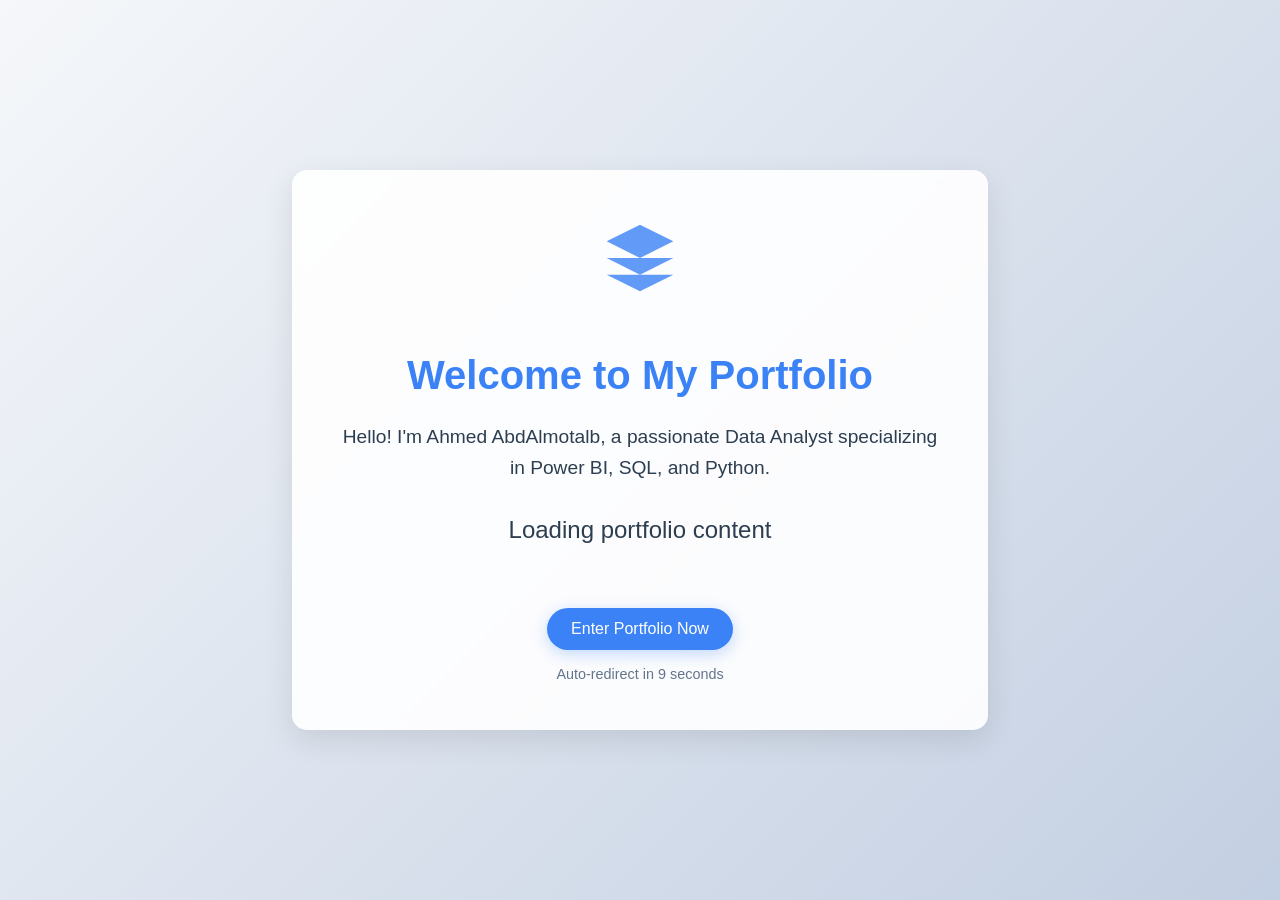
<file: index.html>
<!DOCTYPE html>
<html lang="en">
<head>
    <meta charset="UTF-8">
    <title>Welcome to Ahmed's Portfolio</title>
    <style>
        body {
            font-family: 'Poppins', sans-serif;
            background: linear-gradient(135deg, #f5f7fa 0%, #c3cfe2 100%);
            display: flex;
            justify-content: center;
            align-items: center;
            height: 100vh;
            margin: 0;
            text-align: center;
            color: #2c3e50;
        }
        
        .container {
            max-width: 600px;
            padding: 3rem;
            background-color: rgba(255, 255, 255, 0.9);
            border-radius: 15px;
            box-shadow: 0 10px 30px rgba(0,0,0,0.1);
            backdrop-filter: blur(5px);
        }
        
        h1 {
            color: #3B82F6;
            margin-bottom: 1.5rem;
            font-size: 2.5rem;
            font-weight: 600;
        }
        
        .welcome-text {
            font-size: 1.2rem;
            line-height: 1.6;
            margin-bottom: 2rem;
        }
        
        .loading-container {
            margin: 2rem 0;
        }
        
        .loading {
            display: inline-block;
            font-size: 1.5rem;
            font-weight: 500;
        }
        
        .loading:after {
            content: '';
            display: inline-block;
            animation: dots 1.8s infinite;
        }
        
        @keyframes dots {
            0%, 20% {
                content: '.';
            }
            40% {
                content: '..';
            }
            60% {
                content: '...';
            }
            80%, 100% {
                content: '';
            }
        }
        
        .countdown {
            font-size: 1rem;
            color: #64748b;
            margin-top: 1rem;
        }
        
        .redirect-link {
            display: inline-block;
            margin-top: 2rem;
            padding: 12px 24px;
            background-color: #3B82F6;
            color: white;
            text-decoration: none;
            border-radius: 50px;
            font-weight: 500;
            transition: all 0.3s ease;
            box-shadow: 0 4px 15px rgba(59, 130, 246, 0.3);
            cursor: pointer;
        }
        
        .redirect-link:hover {
            background-color: #1D4ED8;
            transform: translateY(-2px);
            box-shadow: 0 6px 20px rgba(59, 130, 246, 0.4);
        }
        
        .logo {
            width: 80px;
            height: 80px;
            margin-bottom: 1.5rem;
            opacity: 0.8;
        }
        
        .auto-redirect {
            margin-top: 1rem;
            font-size: 0.9rem;
            color: #64748b;
        }
    </style>
</head>
<body>
    <div class="container">
        <svg class="logo" xmlns="http://www.w3.org/2000/svg" viewBox="0 0 24 24" fill="#3B82F6">
            <path d="M12 2L2 7l10 5 10-5-10-5zM2 17l10 5 10-5M2 12l10 5 10-5"/>
        </svg>
        
        <h1>Welcome to My Portfolio</h1>
        
        <p class="welcome-text">
            Hello! I'm Ahmed AbdAlmotalb, a passionate Data Analyst specializing in Power BI, SQL, and Python.
        </p>
        
        <div class="loading-container">
            <div class="loading">Loading portfolio content</div>
        </div>
        
        <a href="ahmed.html" class="redirect-link">
            Enter Portfolio Now
        </a>
        
        <div class="auto-redirect">
            Auto-redirect in <span id="countdown">10</span> seconds
        </div>
    </div>

    <script>
        // Countdown for automatic redirect
        let seconds = 10;
        const countdownElement = document.getElementById('countdown');
        const timer = setInterval(() => {
            seconds--;
            countdownElement.textContent = seconds;
            
            if (seconds <= 0) {
                clearInterval(timer);
                window.location.href = "ahmed.html";
            }
        }, 1000);
    </script>
</body>
</html>
</file>
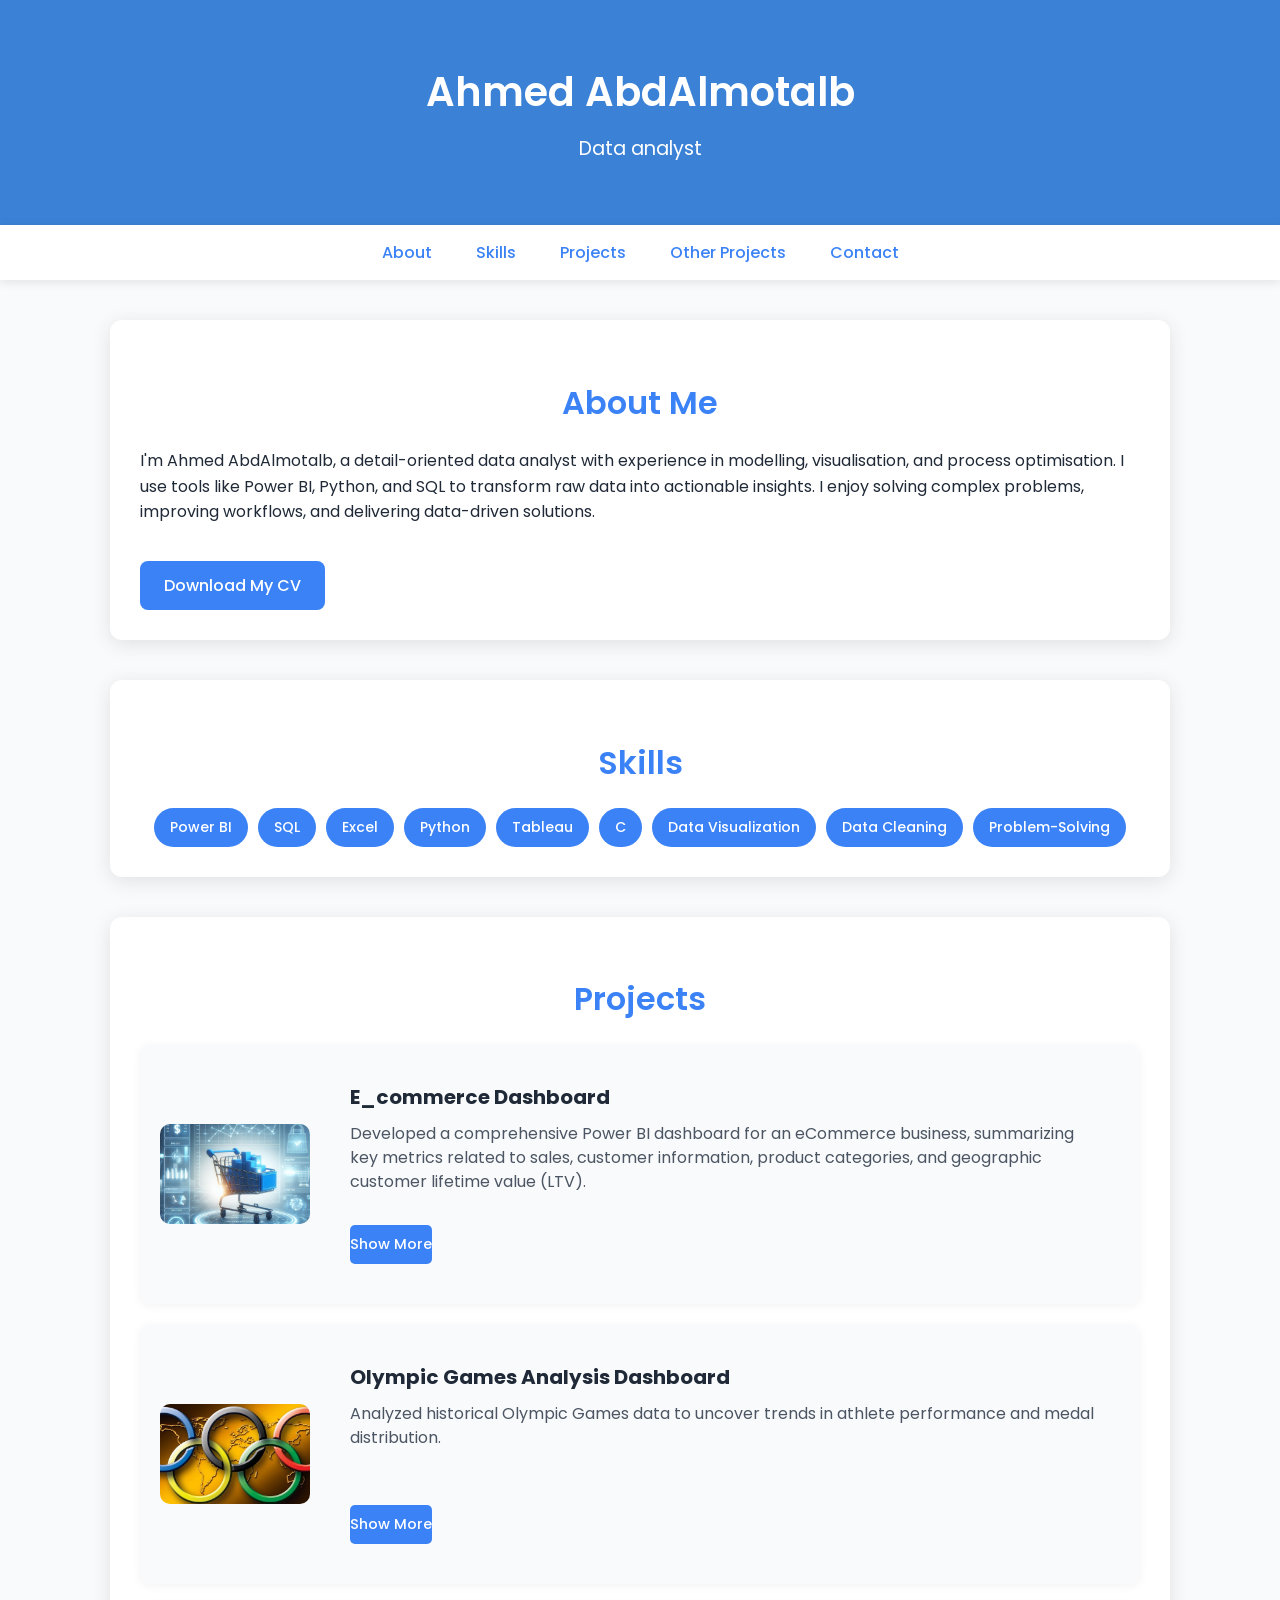
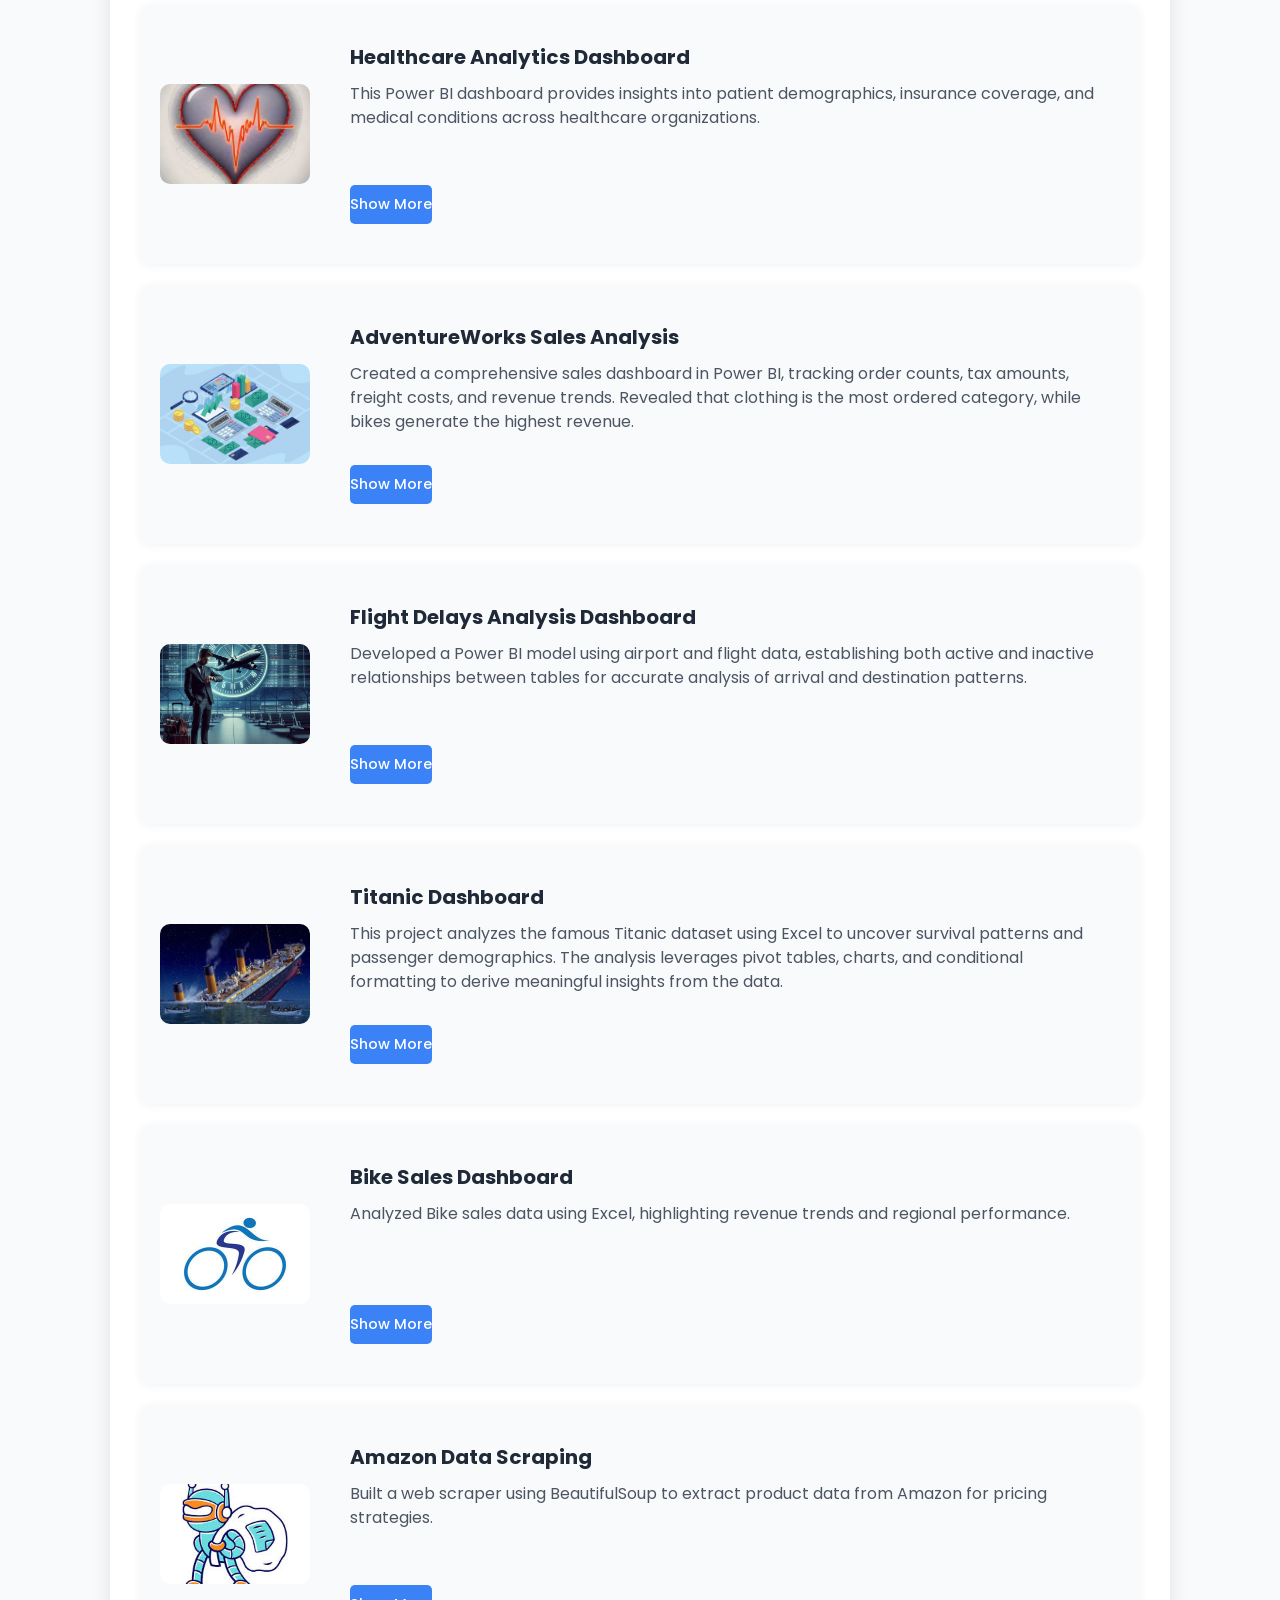
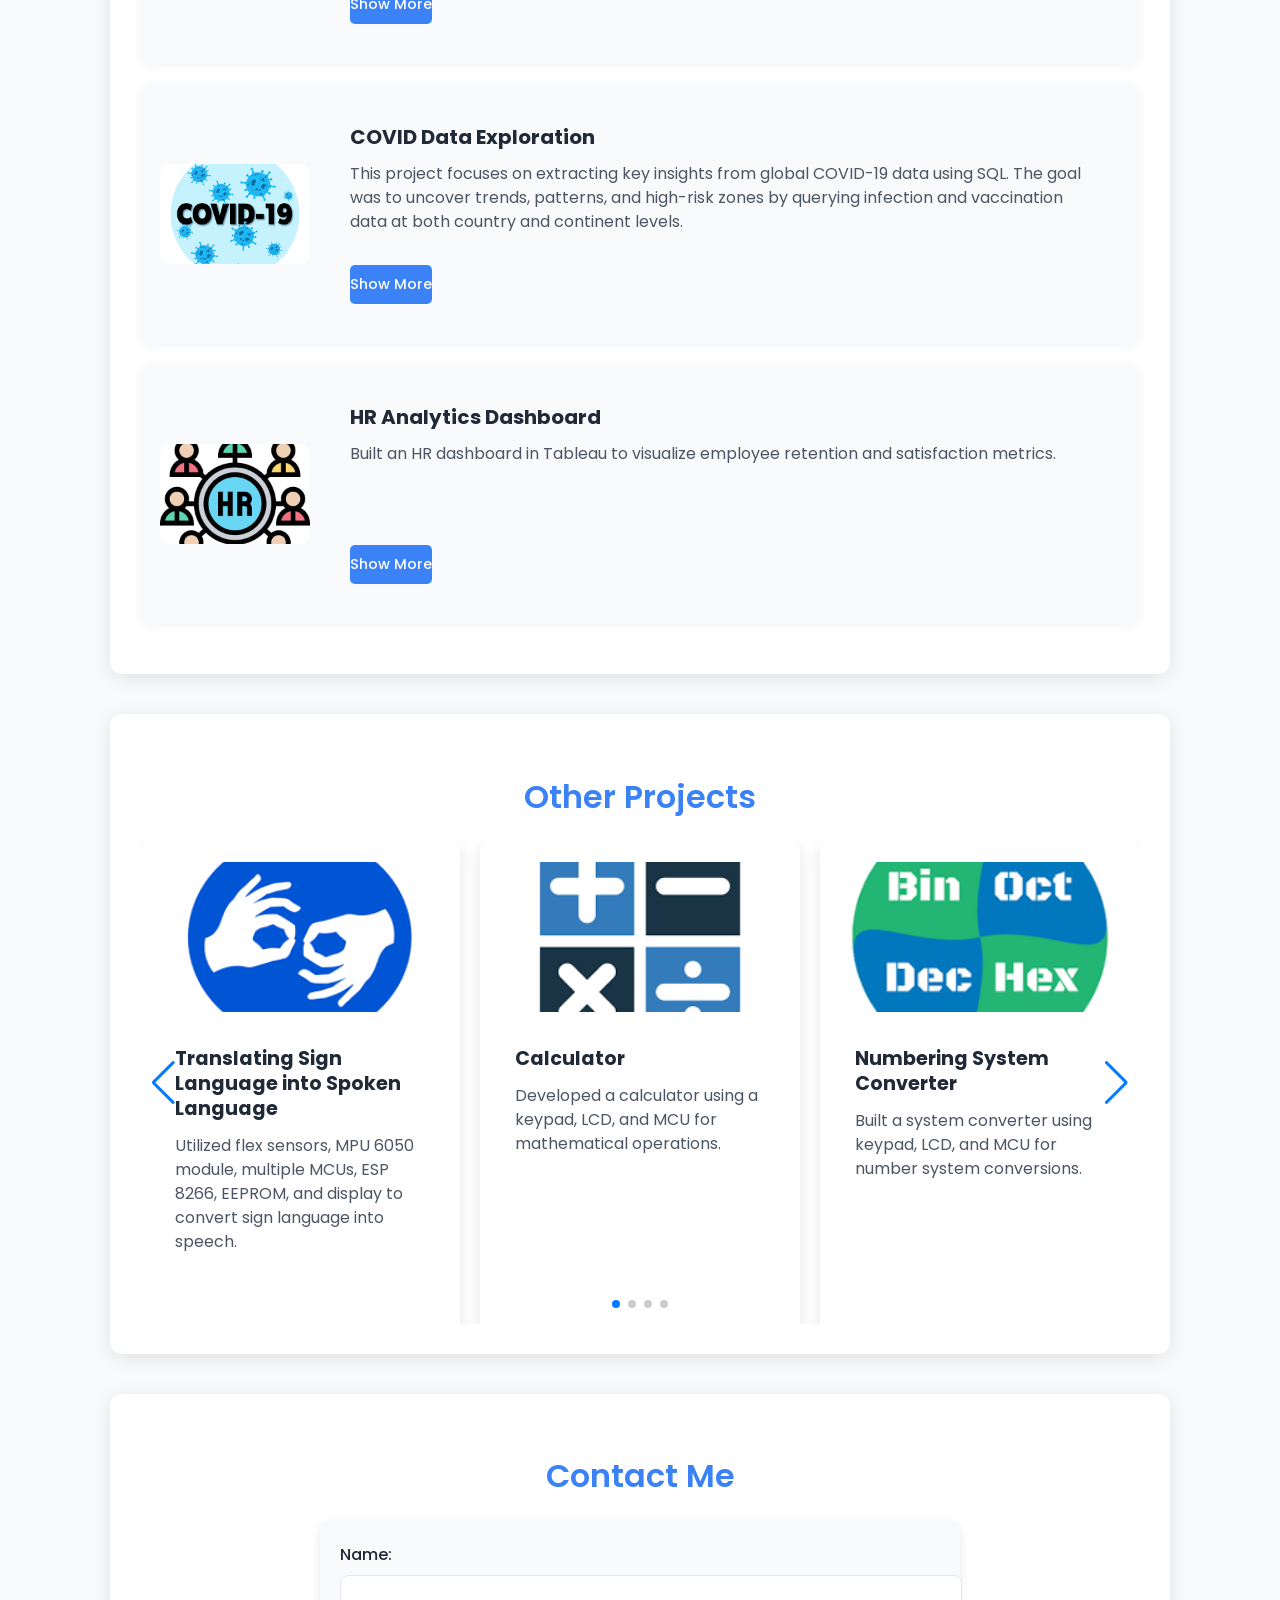
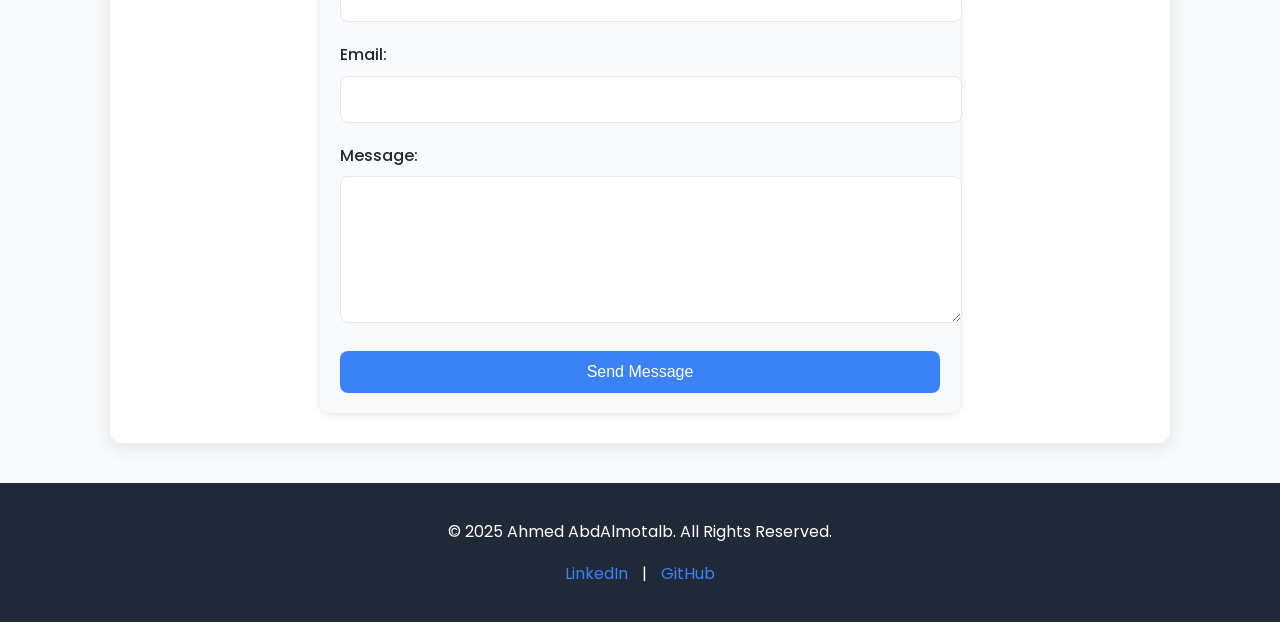
<file: ahmed.html>
<!DOCTYPE html>
<html lang="en">
<head>
    <meta charset="UTF-8">
    <meta name="viewport" content="width=device-width, initial-scale=1.0">
    <meta name="description" content="Ahmed AbdAlmotalb's Portfolio - Data Analyst | Power BI | SQL | Tableau | Python">
    <meta name="keywords" content="data analyst, portfolio, Power BI, SQL, Tableau, Python">
    <meta name="author" content="Ahmed AbdAlmotalb">
    <title>Ahmed AbdAlmotalb | Portfolio</title>
    <link rel="stylesheet" href="https://cdn.jsdelivr.net/npm/swiper@11/swiper-bundle.min.css"/>
    <link href="https://fonts.googleapis.com/css2?family=Poppins:wght@300;400;500;600;700&display=swap" rel="stylesheet">
    <link rel="stylesheet" href="stylesheet.css">


</head>
<body>
    <header>
        <h1>Ahmed AbdAlmotalb</h1>
        <p>Data analyst</p>
    </header>

    <nav>
        <a href="#about">About</a>
        <a href="#skills">Skills</a>
        <a href="#projects">Projects</a>
        <a href="#other-projects">Other Projects</a>
        <a href="#contact">Contact</a>
    </nav>

    <section id="about">
        <h2>About Me</h2>
        <p>I'm Ahmed AbdAlmotalb, a detail-oriented data analyst with experience in modelling, visualisation,
            and process optimisation. I use tools like Power BI, Python, and SQL to transform raw data into actionable insights. 
            I enjoy solving complex problems, improving workflows, and delivering data-driven solutions.</p>
        <a href="Ahmed_AbdAlmotalb_Resume.pdf" download class="download-button">Download My CV</a>
    </section>

    <section id="skills">
        <h2>Skills</h2>
        <div class="skills-container">
            <div>Power BI</div>
            <div>SQL</div>
            <div>Excel</div>
            <div>Python</div>
            <div>Tableau</div>
            <div>C</div>
            <div>Data Visualization</div>
            <div>Data Cleaning</div>
            <div>Problem-Solving</div>
        </div>
    </section>

    <section id="projects">
        <h2>Projects</h2>
        
        <!-- Power-BI-E_commerce Dashboard -->
        <div class="project">
            <img src="assets/powerbi_ecommerce.jpg" alt="Power-BI-E_commerce Dashboard">
            <div class="project-description">
                <h3>E_commerce Dashboard</h3>
                <p>Developed a comprehensive Power BI dashboard for an eCommerce business, summarizing key metrics related to sales, customer information, product categories, and geographic customer lifetime value (LTV).</p>
                <a href="projects/powerbi_ecommerce.html" class="show-more-btn">Show More</a>
            </div>
        </div>
        
        <!-- Olympic Games Analysis Dashboard -->
        <div class="project">
            <img src="assets/Olympic_Games_Analysis.jpg" alt="Olympic Games Analysis Dashboard">
            <div class="project-description">
                <h3>Olympic Games Analysis Dashboard</h3>
                <p>Analyzed historical Olympic Games data to uncover trends in athlete performance and medal distribution.</p>
                <a href="projects/Olympic_Games_Analysis.html" class="show-more-btn">Show More</a>
            </div>
        </div>
        
        <!-- Healthcare Analytics Dashboard-->
        <div class="project">
            <img src="assets/Healthcare_Analytics.jpg" alt="Healthcare Analytics Dashboard">
            <div class="project-description">
                <h3>Healthcare Analytics Dashboard</h3>
                <p>This Power BI dashboard provides insights into patient demographics, insurance coverage, and medical conditions across healthcare organizations.</p>
                <a href="projects/Healthcare_Analytics.html" class="show-more-btn">Show More</a>
            </div>
        </div>

        <!-- AdventureWorks Sales Analysis -->
        <div class="project">
            <img src="assets/adventureworks.jpg" alt="AdventureWorks Sales Analysis">
            <div class="project-description">
                <h3>AdventureWorks Sales Analysis</h3>
                <p>Created a comprehensive sales dashboard in Power BI, tracking order counts, tax amounts, freight costs, and revenue trends. Revealed that clothing is the most ordered category, while bikes generate the highest revenue.</p>
                <a href="projects/adventureworks.html" class="show-more-btn">Show More</a>
            </div>
        </div>

        <!-- Airport Flight Data Analysis -->
        <div class="project">
            <img src="assets/airport_flight.jpg" alt="Airport Flight Data Analysis">
            <div class="project-description">
                <h3>Flight Delays Analysis Dashboard</h3>
                <p>Developed a Power BI model using airport and flight data, establishing both active and inactive relationships between tables for accurate analysis of arrival and destination patterns.</p>
                <a href="projects/airport_flight.html" class="show-more-btn">Show More</a>
            </div>
        </div>
        
        <!-- Titanic Dashboard -->
        <div class="project">
            <img src="assets/Titanic_dashboard.jpg" alt="Titanic Dashboard">
            <div class="project-description">
                <h3>Titanic Dashboard</h3>
                <p>This project analyzes the famous Titanic dataset using Excel to uncover survival patterns and passenger demographics. The analysis leverages pivot tables, charts, and conditional formatting to derive meaningful insights from the data.</p>
                <a href="projects/Titanic_dashboard.html" class="show-more-btn">Show More</a>
            </div>
        </div>
        
        <!-- Bike Sales Dashboard -->
        <div class="project">
            <img src="assets/Bike_sales_dashboard.jpg" alt="Bike Sales Dashboard">
            <div class="project-description">
                <h3>Bike Sales Dashboard</h3>
                <p>Analyzed Bike sales data using Excel, highlighting revenue trends and regional performance.</p>
                <a href="projects/Bike_sales_dashboard.html" class="show-more-btn">Show More</a>
            </div>
        </div>
        
        <!-- Amazon Data Scraping -->
        <div class="project">
            <img src="assets/Amazon_Data_Scraping.jpg" alt="Amazon Data Scraping">
            <div class="project-description">
                <h3>Amazon Data Scraping</h3>
                <p>Built a web scraper using BeautifulSoup to extract product data from Amazon for pricing strategies.</p>
                <a href="projects/Amazon_Data_Scraping.html" class="show-more-btn">Show More</a>
            </div>
        </div>
        
        <!-- COVID Data Exploration -->
        <div class="project">
            <img src="assets/COVID_Data_Exploration.jpg" alt="COVID Data Exploration">
            <div class="project-description">
                <h3>COVID Data Exploration</h3>
                <p>This project focuses on extracting key insights from global COVID-19 data using SQL. The goal was to uncover trends, patterns, and high-risk zones by querying infection and vaccination data at both country and continent levels.</p>
                <a href="projects/COVID_Data_Exploration.html" class="show-more-btn">Show More</a>
            </div>
        </div>

        <!-- HR Analytics Dashboard -->
        <div class="project">
            <img src="assets/hr_dashboard.jpg" alt="HR Analytics Dashboard">
            <div class="project-description">
                <h3>HR Analytics Dashboard</h3>
                <p>Built an HR dashboard in Tableau to visualize employee retention and satisfaction metrics.</p>
                <a href="projects/hr_dashboard.html" class="show-more-btn">Show More</a>
            </div>
        </div>
    </section>

    <section id="other-projects">
        <h2>Other Projects</h2>
        <div class="swiper other-projects-slider">
            <div class="swiper-wrapper">
                <!-- Translating Sign Language into Spoken Language -->
                <div class="swiper-slide">
                    <div class="project">
                        <img src="assets/sign_language.jpg" alt="Sign Language Translation">
                        <div class="project-description">
                            <h3>Translating Sign Language into Spoken Language</h3>
                            <p>Utilized flex sensors, MPU 6050 module, multiple MCUs, ESP 8266, EEPROM, and display to convert sign language into speech.</p>
                        </div>
                    </div>
                </div>
                
                <!-- Calculator -->
                <div class="swiper-slide">
                    <div class="project">
                        <img src="assets/calculator.jpg" alt="Calculator">
                        <div class="project-description">
                            <h3>Calculator</h3>
                            <p>Developed a calculator using a keypad, LCD, and MCU for mathematical operations.</p>
                        </div>
                    </div>
                </div>
                
                <!-- Numbering System Converter -->
                <div class="swiper-slide">
                    <div class="project">
                        <img src="assets/number_converter.jpg" alt="Numbering System Converter">
                        <div class="project-description">
                            <h3>Numbering System Converter</h3>
                            <p>Built a system converter using keypad, LCD, and MCU for number system conversions.</p>
                        </div>
                    </div>
                </div>
                
                <!-- Fire System -->
                <div class="swiper-slide">
                    <div class="project">
                        <img src="assets/fire_system.jpg" alt="Fire System">
                        <div class="project-description">
                            <h3>Fire System</h3>
                            <p>Created a fire detection system using temperature and smoke sensors, motor-controlled water valves, EEPROM for password storage, and MCU logic.</p>
                        </div>
                    </div>
                </div>
            </div>
            
            <!-- Navigation buttons -->
            <div class="swiper-button-next"></div>
            <div class="swiper-button-prev"></div>
            
            <!-- Pagination -->
            <div class="swiper-pagination"></div>
        </div>
    </section>

    <section id="contact">
        <h2>Contact Me</h2>
        <form action="https://formspree.io/f/xanqppal" method="POST">
            <div class="form-group">
                <label for="name">Name:</label>
                <input type="text" id="name" name="name" required>
            </div>
            <div class="form-group">
                <label for="email">Email:</label>
                <input type="email" id="email" name="email" required>
            </div>
            <div class="form-group">
                <label for="message">Message:</label>
                <textarea id="message" name="message" rows="5" required></textarea>
            </div>
            <button type="submit">Send Message</button>
        </form>
    </section>

    <footer>
        <p>&copy; 2025 Ahmed AbdAlmotalb. All Rights Reserved.</p>
        <p>
            <a href="https://www.linkedin.com/in/ahmed-abdalmotalb-7163902a2" target="_blank">LinkedIn</a> | 
            <a href="https://github.com/AbdAlmotalb97" target="_blank">GitHub</a>
        </p>
    </footer>

    <script src="https://cdn.jsdelivr.net/npm/swiper@11/swiper-bundle.min.js"></script>
    <script>
        document.addEventListener('DOMContentLoaded', function() {
            // Initialize Swiper
            const swiper = new Swiper('.other-projects-slider', {
                slidesPerView: 1,
                spaceBetween: 20,
                loop: true,
                autoplay: {
                    delay: 3000,
                    disableOnInteraction: false,
                },
                pagination: {
                    el: '.swiper-pagination',
                    clickable: true,
                },
                navigation: {
                    nextEl: '.swiper-button-next',
                    prevEl: '.swiper-button-prev',
                },
                breakpoints: {
                    640: {
                        slidesPerView: 1.5,
                        centeredSlides: true,
                    },
                    768: {
                        slidesPerView: 2,
                        centeredSlides: false,
                    },
                    1024: {
                        slidesPerView: 3,
                        centeredSlides: false,
                    }
                }
            });
        });
    </script>
</body>
</html>
</file>
<file: stylesheet.css>
/* General Styles */
body {
    font-family: 'Poppins', sans-serif;
    background-color: #F9FAFB;
    margin: 0;
    padding: 0;
    color: #1F2937;
    line-height: 1.6;
}

/* Download Button Styles */
.download-button {
    display: inline-block;
    margin-top: 20px;
    padding: 12px 24px;
    background-color: #3B82F6;
    color: white;
    text-decoration: none;
    border-radius: 8px;
    font-weight: 500;
    transition: background-color 0.3s ease, transform 0.2s ease;
}

.download-button:hover {
    background-color: #1E40AF;
    transform: translateY(-2px);
}

.download-button:active {
    transform: translateY(0);
}

/* Header */
header {
    background-color: #3B82D6;
    color: white;
    padding: 60px 20px;
    text-align: center;
}

header h1 {
    font-size: 2.5rem;
    margin: 0;
    font-weight: 600;
}

header p {
    font-size: 1.2rem;
    margin: 10px 0 0;
    font-weight: 400;
}

/* Navigation */
nav {
    background-color: white;
    box-shadow: 0 2px 10px rgba(0, 0, 0, 0.1);
    position: sticky;
    top: 0;
    z-index: 1000;
    padding: 15px 0;
    text-align: center;
}

nav a {
    margin: 0 20px;
    color: #3B82F6;
    font-weight: 500;
    text-decoration: none;
    transition: color 0.3s ease;
}

nav a:hover {
    color: #1E40AF;
}

/* Sections */
section {
    background-color: white;
    margin: 40px auto;
    padding: 30px;
    max-width: 1000px;
    border-radius: 12px;
    box-shadow: 0 4px 20px rgba(0, 0, 0, 0.1);
}

h2 {
    color: #3B82F6;
    text-align: center;
    font-size: 2rem;
    margin-bottom: 20px;
    font-weight: 600;
}

/* Skills Section */
.skills-container {
    display: flex;
    flex-wrap: wrap;
    justify-content: center;
    gap: 10px;
}

.skills-container div {
    background-color: #3B82F6;
    color: white;
    padding: 8px 16px;
    border-radius: 20px;
    font-size: 14px;
    font-weight: 500;
    transition: transform 0.2s ease, background-color 0.3s ease;
}

.skills-container div:hover {
    background-color: #1E40AF;
    transform: translateY(-2px);
}

/* Projects Section */
.project {
    background-color: #F9FAFB;
    padding: 20px;
    border-radius: 10px;
    display: flex;
    align-items: center;
    gap: 20px;
    box-shadow: 0 2px 10px rgba(0, 0, 0, 0.05);
    margin-bottom: 20px;
    transition: transform 0.3s ease, box-shadow 0.3s ease;
}

.project:hover {
    transform: translateY(-5px);
    box-shadow: 0 4px 15px rgba(0, 0, 0, 0.1);
}

.project img {
    border-radius: 10px;
    width: 150px;
    height: 100px;
    object-fit: cover;
}

.project-description h3 {
    margin: 0;
    font-size: 1.25rem;
    color: #1F2937;
}

.project-description p {
    margin: 10px 0 0;
    color: #4B5563;
}

.show-more-btn {
    display: inline-block;
    margin-top: 15px;
    padding: 8px 16px;
    background-color: #3B82F6;
    color: white;
    text-decoration: none;
    border-radius: 5px;
    font-size: 0.9rem;
    transition: all 0.3s ease;
}

.show-more-btn:hover {
    background-color: #1D4ED8;
}

/* Contact Form Styles */
#contact form {
    max-width: 600px;
    margin: 0 auto;
    padding: 20px;
    background-color: #F9FAFB;
    border-radius: 10px;
    box-shadow: 0 2px 10px rgba(0, 0, 0, 0.1);
}

#contact .form-group {
    margin-bottom: 20px;
}

#contact label {
    display: block;
    font-weight: 500;
    color: #1F2937;
    margin-bottom: 8px;
}

#contact input,
#contact textarea {
    width: 100%;
    padding: 10px;
    border: 1px solid #E5E7EB;
    border-radius: 8px;
    font-size: 1rem;
    font-family: 'Poppins', sans-serif;
    color: #1F2937;
    background-color: white;
    transition: border-color 0.3s ease, box-shadow 0.3s ease;
}

#contact input:focus,
#contact textarea:focus {
    border-color: #3B82F6;
    outline: none;
    box-shadow: 0 0 0 3px rgba(59, 130, 246, 0.1);
}

#contact textarea {
    resize: vertical;
}

#contact button {
    display: block;
    width: 100%;
    padding: 12px;
    background-color: #3B82F6;
    color: white;
    border: none;
    border-radius: 8px;
    font-size: 1rem;
    font-weight: 500;
    cursor: pointer;
    transition: background-color 0.3s ease, transform 0.2s ease;
}

#contact button:hover {
    background-color: #1E40AF;
    transform: translateY(-2px);
}

#contact button:active {
    transform: translateY(0);
}

/* Footer */
footer {
    background-color: #1F2937;
    color: white;
    text-align: center;
    padding: 20px;
    margin-top: 40px;
}

footer a {
    color: #3B82F6;
    margin: 0 10px;
    text-decoration: none;
    transition: color 0.3s ease;
}

footer a:hover {
    color: #1E40AF;
}

/* Animations */
@keyframes fadeIn {
    from {
        opacity: 0;
        transform: translateY(20px);
    }
    to {
        opacity: 1;
        transform: translateY(0);
    }
}

section {
    animation: fadeIn 0.8s ease-out;
}

/* Other Projects Carousel Styling */
.other-projects-slider .swiper-slide {
    height: auto;
    display: flex;
}

.other-projects-slider .project {
    background: white;
    border-radius: 8px;
    box-shadow: 0 4px 15px rgba(0,0,0,0.1);
    overflow: hidden;
    width: 100%;
    display: flex;
    flex-direction: column;
    height: 100%; /* Make all project cards same height */
}

.other-projects-slider .project img {
    width: 100%;
    height: 150px;
    object-fit: fit;
}

.other-projects-slider .project-description {
    padding: 20px;
    flex: 1;
    display: flex;
    flex-direction: column;
}

.other-projects-slider .project-description h3 {
    margin: 0 0 10px 0;
    font-size: 1.2rem;
}

.other-projects-slider .project-description p {
    margin: 0;
    flex-grow: 1; /* Makes paragraphs take up remaining space */
}

/* Ensure consistent height for all slides */
.swiper-wrapper {
    align-items: stretch; /* Make all slides the same height */
}


/* Project Description Styling - For Both Regular and Carousel Projects */
.project-description,
.other-projects-slider .project-description {
    padding: 20px;
    flex: 1;
    display: flex;
    flex-direction: column;
    min-height: 180px; /* Ensures minimum height consistency */
}

.project-description h3,
.other-projects-slider .project-description h3 {
    margin: 0 0 12px 0;
    font-size: 1.25rem;
    line-height: 1.3;
}

.project-description p,
.other-projects-slider .project-description p {
    margin: 0 0 15px 0;
    line-height: 1.5;
    flex-grow: 1; /* Makes text take available space */
}

.show-more-btn {
    display: inline-block;
    margin-top: auto; /* Pushes button to bottom */
    padding: 8px 0;
    text-decoration: none;
    font-weight: 500;
    align-self: flex-start; /* Left alignment */
}

/* Specific carousel adjustments */
.other-projects-slider .project-description h3 {
    font-size: 1.2rem; /* Slightly smaller for carousel */
}

.other-projects-slider .project-description {
    padding: 15px; /* Slightly less padding for carousel */
}




/* Mobile Responsiveness */
@media (max-width: 768px) {
    header h1 {
        font-size: 1.8rem;
    }

    header p {
        font-size: 1rem;
    }

    nav a {
        display: block;
        margin: 10px 0;
    }

    section {
        margin: 20px 10px;
        padding: 20px;
    }

    .skills-container {
        justify-content: center;
        gap: 8px;
    }

    .project {
        flex-direction: column;
        align-items: center;
        text-align: center;
    }

    .project img {
        width: 100%;
        height: auto;
    }

    .project-description {
        padding: 15px 0;
    }

    .show-more-btn {
        align-self: center;
    }

    #contact form {
        padding: 15px;
    }

    footer {
        font-size: 0.9rem;
        padding: 15px;
    }

    .other-projects-slider .project img {
        height: auto;
    }

    .other-projects-slider .project-description {
        padding: 12px;
    }
}
</file>
